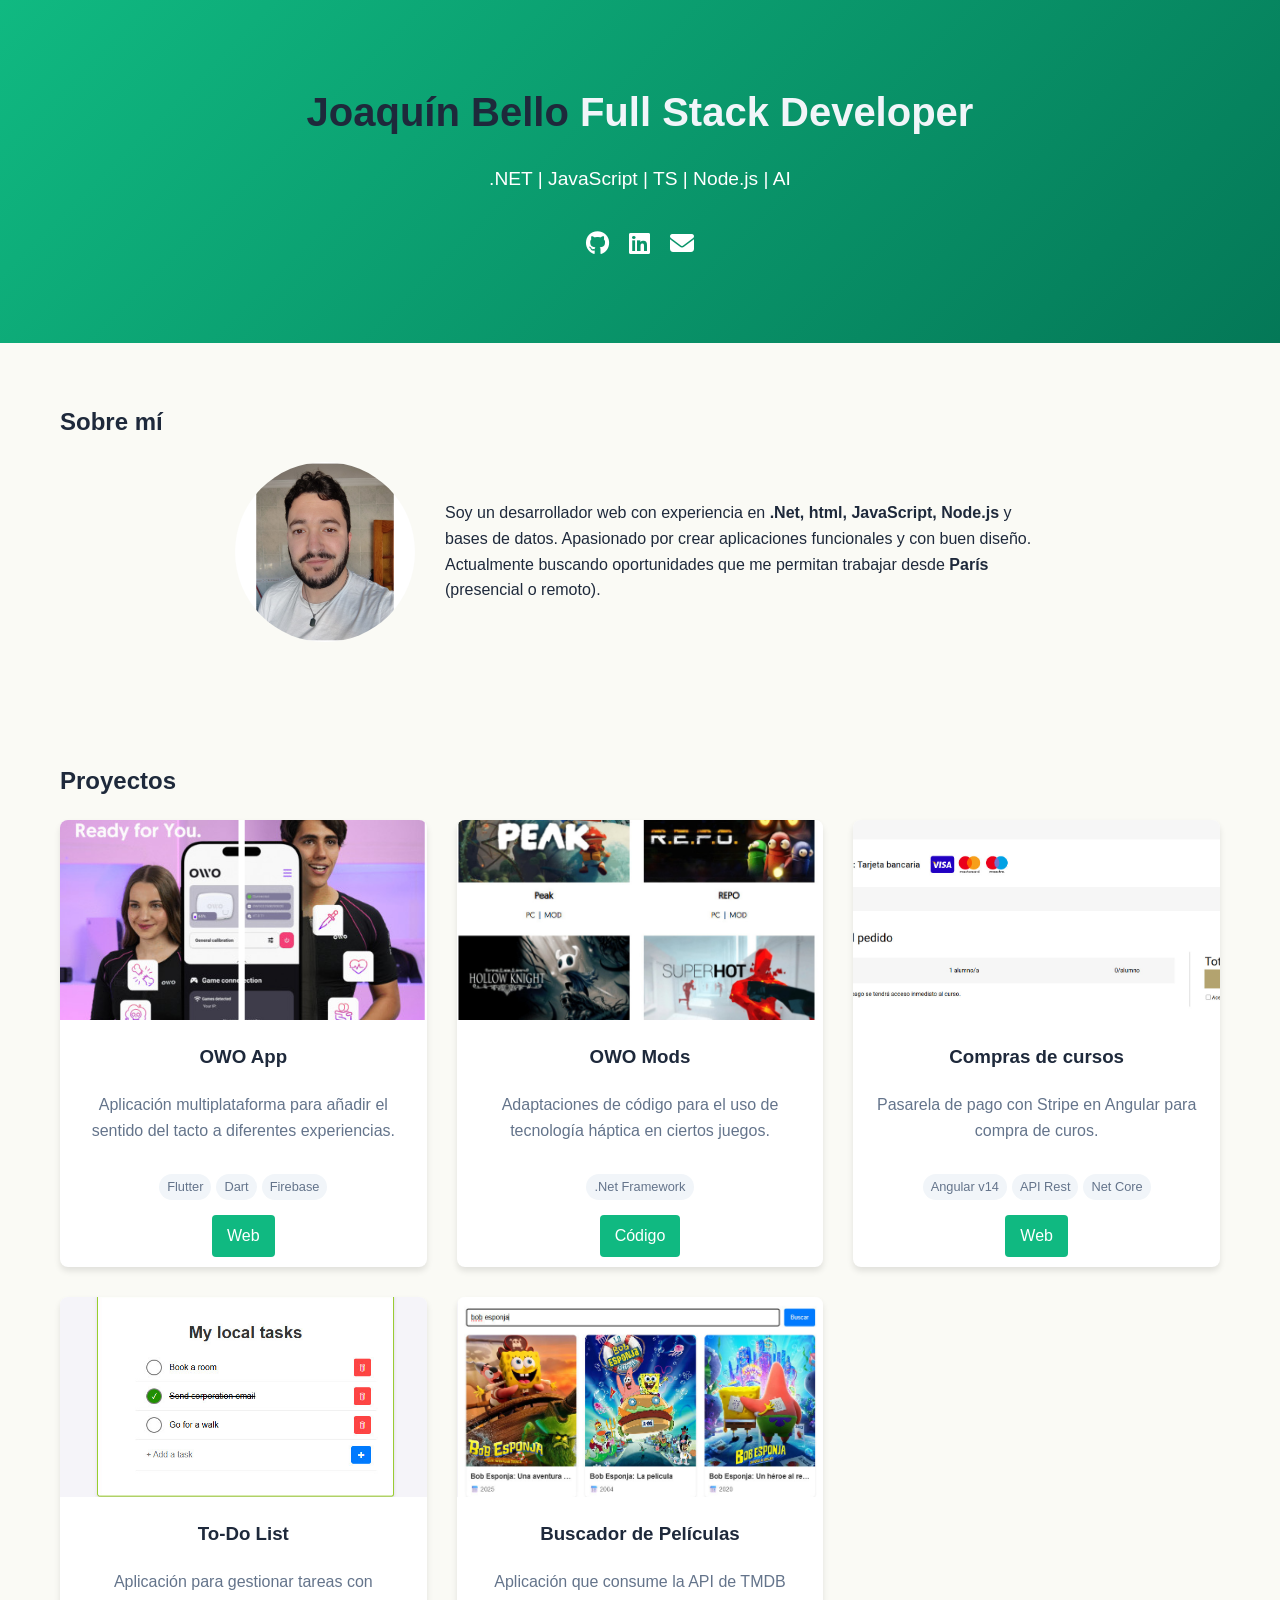
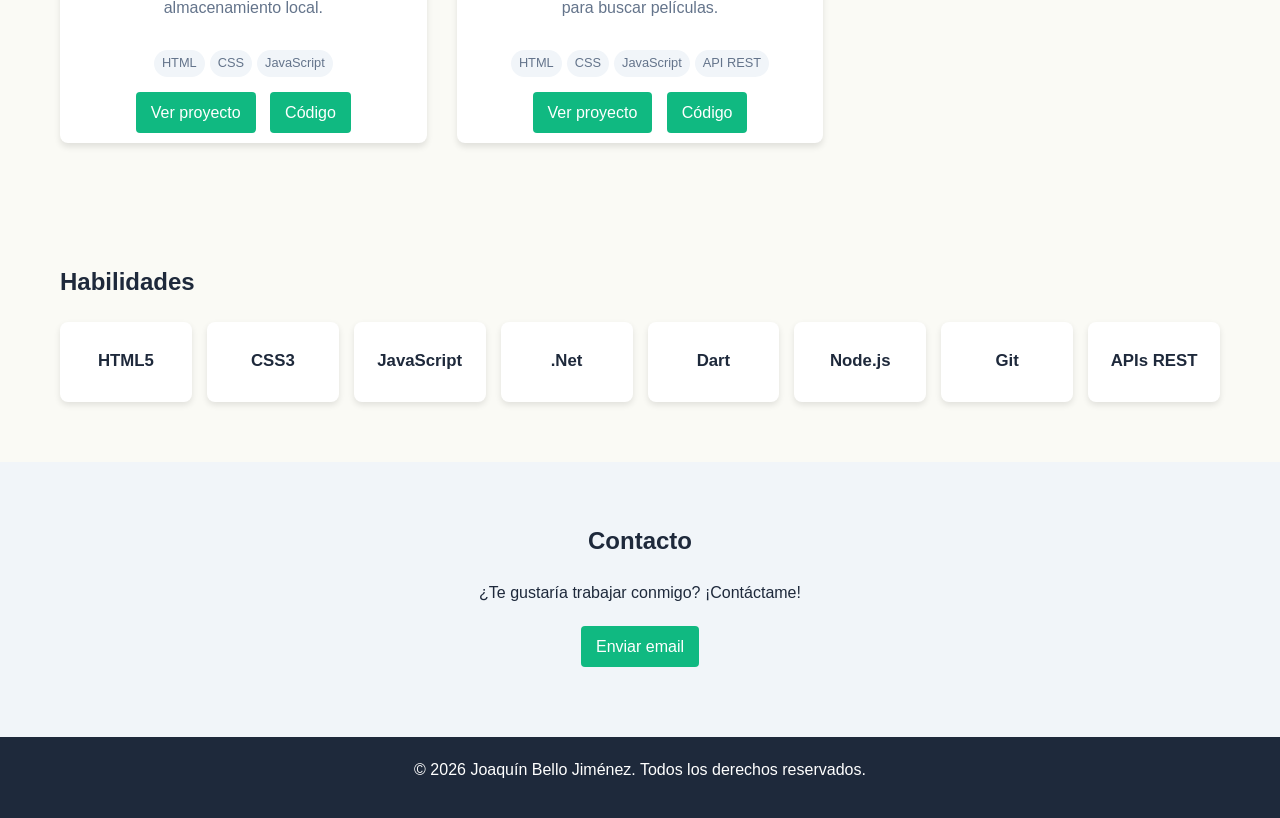
<file: index.html>
<!DOCTYPE html>
<html lang="es">

<head>
    <meta charset="UTF-8">
    <meta name="viewport" content="width=device-width, initial-scale=1.0">
    <meta name="description"
        content="Portfolio de Joaquín, desarrollador web especializado en JavaScript, React y Node.js.">
    <meta name="keywords" content="desarrollador web, JavaScript, React, Node.js, portfolio">
    <title>Joaquín | Desarrollador Web</title>
    <link rel="stylesheet" href="styles/main.css">
    <link rel="stylesheet" href="https://cdnjs.cloudflare.com/ajax/libs/font-awesome/6.4.0/css/all.min.css">
</head>

<body>
    <header role="banner">
        <div class="container">
            <h1>Joaquín Bello <span>Full Stack Developer</span></h1>
            <p>.NET | JavaScript | TS | Node.js | AI</p>
            <div class="social-links" aria-label="Redes sociales">
                <a href="https://github.com/JoaquinBelloJimenez" target="_blank" rel="noopener noreferrer" aria-label="GitHub"><i class="fab fa-github" aria-hidden="true"></i></a>
                <a href="https://www.linkedin.com/in/joaqu%C3%ADn-bello-jim%C3%A9nez-161103175/" target="_blank" rel="noopener noreferrer" aria-label="LinkedIn"><i class="fab fa-linkedin" aria-hidden="true"></i></a>
                <a href="mailto:joaquinbj@proton.me" aria-label="Enviar correo"><i class="fas fa-envelope" aria-hidden="true"></i></a>
            </div>
        </div>
    </header>

    <main>
        <section id="about" class="section" aria-labelledby="about-heading">
            <div class="container">
                <h2 id="about-heading">Sobre mí</h2>
                <div class="about-content">
                    <img src="assets/profile-pic.png" alt="Joaquín Bello">
                    <p>
                        Soy un desarrollador web con experiencia en <strong>.Net, html, JavaScript, Node.js</strong> y bases
                        de datos.
                        Apasionado por crear aplicaciones funcionales y con buen diseño.
                        Actualmente buscando oportunidades que me permitan trabajar desde <strong>París</strong> (presencial
                        o remoto).
                    </p>
                </div>
            </div>
        </section>

        <section id="projects" class="section" aria-labelledby="projects-heading">
            <div class="container">
                <h2 id="projects-heading">Proyectos</h2>
                <div class="projects-grid">
                    <article class="project-card">
                        <img src="assets/owo-app-preview.jpg" alt="owo app">
                        <h3>OWO App</h3>
                        <p>Aplicación multiplataforma para añadir el sentido del tacto a diferentes experiencias.</p>
                        <div class="tech-tags">
                            <span>Flutter</span>
                            <span>Dart</span>
                            <span>Firebase</span>
                        </div>
                        <a href="https://owogame.com/" class="btn" target="_blank" rel="noopener noreferrer">Web</a>
                    </article>
                    <article class="project-card">
                        <img src="assets/owo-mods-preview.jpg" alt="owo mods">
                        <h3>OWO Mods</h3>
                        <p>Adaptaciones de código para el uso de tecnología háptica en ciertos juegos.</p>
                        <div class="tech-tags">
                            <span>.Net Framework</span>
                        </div>
                        <a href="https://github.com/OWODevelopers" class="btn" target="_blank" rel="noopener noreferrer">Código</a>
                    </article>
                    <article class="project-card">
                        <img src="assets/digital-preventor-preview.jpg" alt="digital preventor">
                        <h3>Compras de cursos</h3>
                        <p>Pasarela de pago con Stripe en Angular para compra de curos.</p>
                        <div class="tech-tags">
                            <span>Angular v14</span>
                            <span>API Rest</span>
                            <span>Net Core</span>
                        </div>
                        <a href="https://www.digitalpreventor.com" class="btn" target="_blank" rel="noopener noreferrer">Web</a>
                    </article>
                    <article class="project-card">
                        <img src="assets/todo-list-preview.jpg" alt="To-Do List">
                        <h3>To-Do List</h3>
                        <p>Aplicación para gestionar tareas con almacenamiento local.</p>
                        <div class="tech-tags">
                            <span>HTML</span>
                            <span>CSS</span>
                            <span>JavaScript</span>
                        </div>
                        <a href="projects/todo-list/index.html" class="btn" target="_blank" rel="noopener noreferrer">Ver proyecto</a>
                        <a href="https://github.com/JoaquinBelloJimenez/todolist" class="btn"
                            target="_blank" rel="noopener noreferrer">Código</a>
                    </article>
                    <article class="project-card">
                        <img src="assets/movie-search-preview.jpg" alt="Buscador de Películas">
                        <h3>Buscador de Películas</h3>
                        <p>Aplicación que consume la API de TMDB para buscar películas.</p>
                        <div class="tech-tags">
                            <span>HTML</span>
                            <span>CSS</span>
                            <span>JavaScript</span>
                            <span>API REST</span>
                        </div>
                        <a href="projects/movie-search/index.html" class="btn" target="_blank" rel="noopener noreferrer">Ver proyecto</a>
                        <a href="https://github.com/JoaquinBelloJimenez/elmovilero" class="btn"
                            target="_blank" rel="noopener noreferrer">Código</a>
                    </article>
                </div>
            </div>
        </section>

        <section id="skills" class="section" aria-labelledby="skills-heading">
            <div class="container">
                <h2 id="skills-heading">Habilidades</h2>
                <div class="skills-grid">
                    <div class="skill">HTML5</div>
                    <div class="skill">CSS3</div>
                    <div class="skill">JavaScript</div>
                    <div class="skill">.Net</div>
                    <div class="skill">Dart</div>
                    <div class="skill">Node.js</div>
                    <div class="skill">Git</div>
                    <div class="skill">APIs REST</div>
                </div>
            </div>
        </section>

        <section id="contact" class="section" aria-labelledby="contact-heading">
            <div class="container">
                <h2 id="contact-heading">Contacto</h2>
                <p>¿Te gustaría trabajar conmigo? ¡Contáctame!</p>
                <a href="mailto:joaquinbj@proton.me" class="btn">Enviar email</a>
            </div>
        </section>
    </main>

    <footer role="contentinfo">
        <address>
            <p>&copy; 2026 Joaquín Bello Jiménez. Todos los derechos reservados.</p>
        </address>
    </footer>
</body>

</html>
</file>
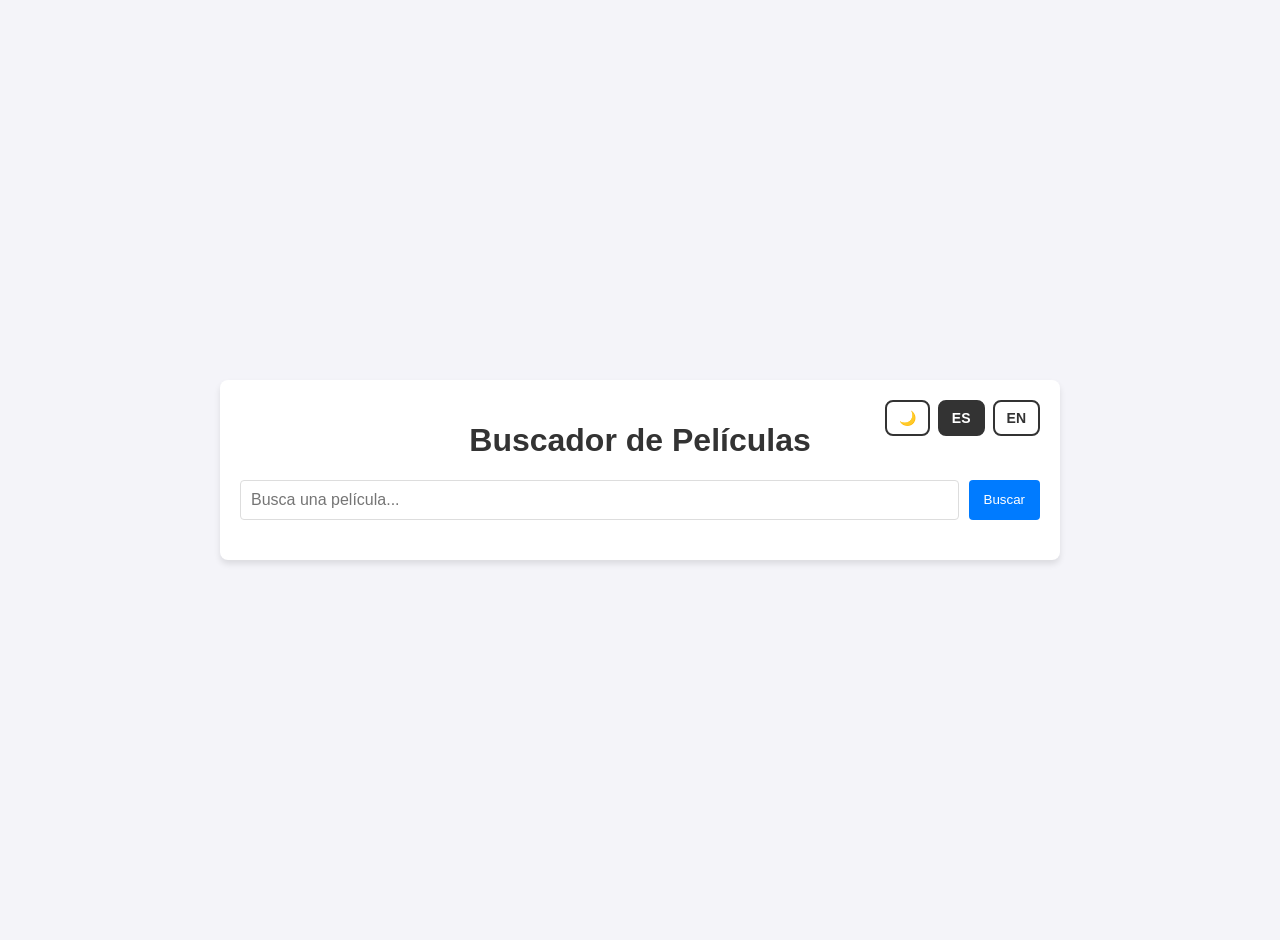
<file: projects/movie-search/index.html>
<!DOCTYPE html>
<html lang="es">
<head>
    <meta charset="UTF-8">
    <meta name="viewport" content="width=device-width, initial-scale=1.0">
    <title>ElMovilero</title>
    <link rel="stylesheet" href="styles.css">
</head>
<body>
    <div class="container">
        <div class="button-group">
            <button class="btn-group__btn" id="themeToggle" aria-label="Alternar modo oscuro">🌙</button>
            <button class="btn-group__btn btn-group__btn--active" id="langEs" aria-label="Español">ES</button>
            <button class="btn-group__btn" id="langEn" aria-label="English">EN</button>
        </div>
        <h1 id="appTitle">Buscador de Películas</h1>
        <div class="search-container">
            <input type="text" id="searchInput" placeholder="Busca una película...">
            <button id="searchBtn">Buscar</button>
        </div>
        <div id="results"></div>
    </div>
    <script src="script.js"></script>
</body>
</html>
</file>
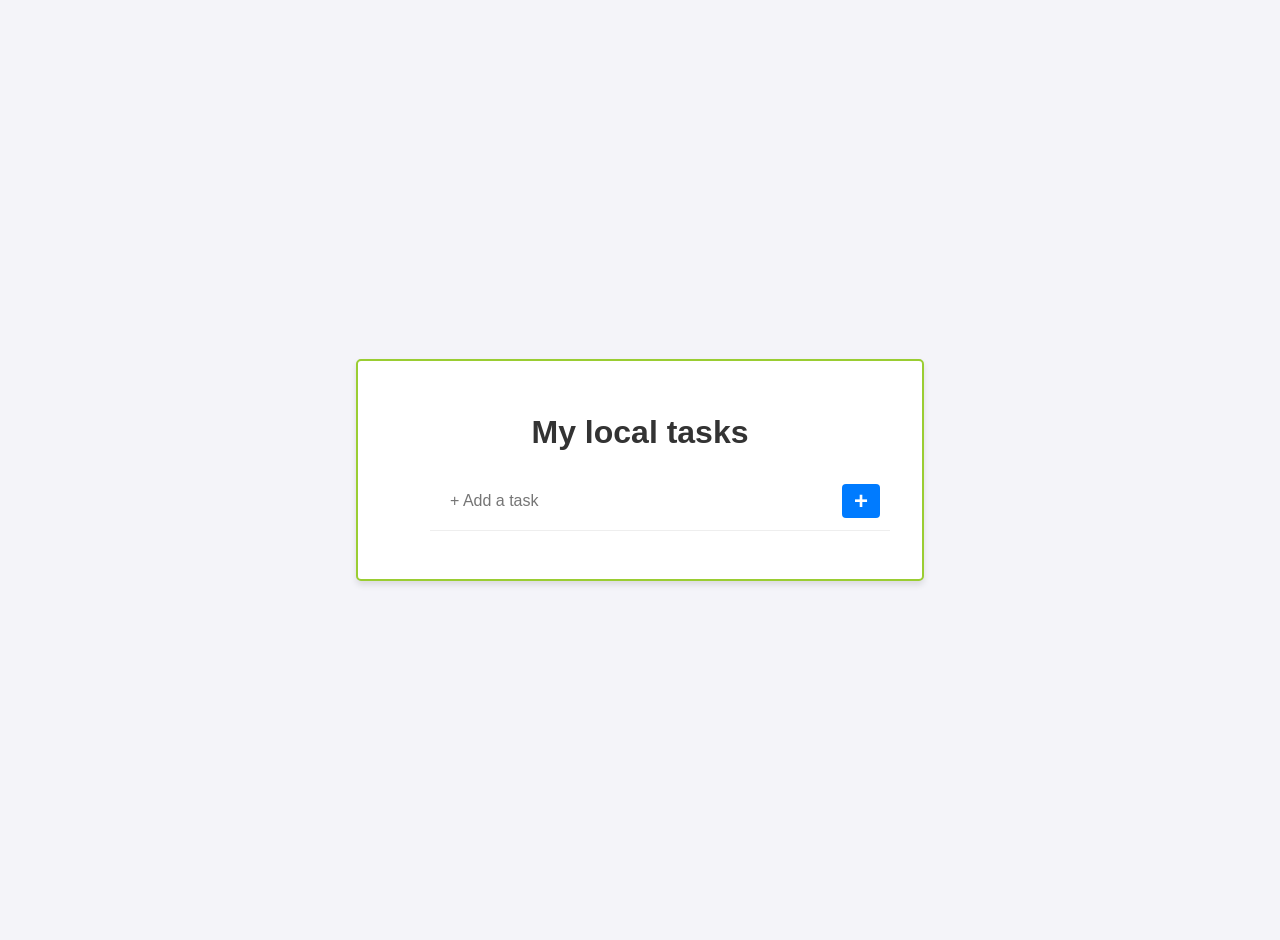
<file: projects/todo-list/index.html>
<!DOCTYPE html>
<html lang="es">

<head>
    <meta charset="UTF-8">
    <meta name="viewport" content="width=device-width, initial-scale=1.0">
    <title>To-Do List</title>
    <link rel="stylesheet" href="styles.css">
</head>

<body>
    <main>
        <h1>My local tasks</h1>
        <ul id="taskList2"></ul>
    </main>
    <script src="script.js"></script>
</body>

</html>
</file>
<file: styles/main.css>
:root {
    --primary-color: #10b981;
    --secondary-color: #64748b;
    --light-color: #f1f5f9;
    --dark-color: #1e293b;
    --success-color: #28a745;
}

* {
    margin: 0;
    padding: 0;
    box-sizing: border-box;
}

body {
    font-family: 'Segoe UI', Tahoma, Geneva, Verdana, sans-serif;
    line-height: 1.6;
    color: var(--dark-color);
    background-color: #fafaf5;
}

.container {
    width: 100%;
    max-width: 1200px;
    margin: 0 auto;
    padding: 0 20px;
}

.section {
    padding: 60px 0;
}

h1, h2, h3 {
    margin-bottom: 20px;
    color: var(--dark-color);
}

h1 span {
    color: var(--light-color);
}

@media (max-width: 600px) {
    header h1 span {
        display: block;
    }
}

p {
    margin-bottom: 15px;
}

header {
    background: linear-gradient(135deg, var(--primary-color), #047857);
    color: white;
    text-align: center;
    padding: 80px 0;
}

header h1 {
    font-size: 2.5rem;
}

header p {
    font-size: 1.2rem;
    margin-bottom: 30px;
}

.social-links {
    display: flex;
    justify-content: center;
    gap: 20px;
}

.social-links a {
    color: white;
    font-size: 1.5rem;
    transition: transform 0.3s;
}

.social-links a:hover {
    transform: translateY(-5px);
}

#about .about-content {
    display: flex;
    align-items: center;
    justify-content: center;
    gap: 30px;
}

#about .about-content img {
    width: 180px;
    height: 180px;
    border-radius: 50%;
    object-fit: cover;
    flex-shrink: 0;
}

#about .about-content p {
    margin: 0;
    max-width: 600px;
}

@media (max-width: 600px) {
    #about .about-content {
        flex-direction: column;
        text-align: center;
    }
}

.projects-grid {
    display: grid;
    grid-template-columns: repeat(auto-fill, minmax(300px, 1fr));
    gap: 30px;
}

.project-card {
    background: white;
    border-radius: 8px;
    overflow: hidden;
    box-shadow: 0 4px 6px rgba(0, 0, 0, 0.1);
    transition: transform 0.3s;
    text-align: center;
}

.project-card:hover {
    transform: translateY(-10px);
}

.project-card img {
    width: 100%;
    height: 200px;
    object-fit: cover;
}

.project-card h3 {
    padding: 15px 20px 0;
}

.project-card p {
    padding: 0 20px 15px;
    color: var(--secondary-color);
}

.tech-tags {
    display: flex;
    flex-wrap: wrap;
    gap: 5px;
    padding: 0 20px 15px;
    justify-content: center;
}

.tech-tags span {
    background: var(--light-color);
    padding: 3px 8px;
    border-radius: 20px;
    font-size: 0.8rem;
    color: var(--secondary-color);
}

.btn {
    display: inline-block;
    background: var(--primary-color);
    color: white;
    padding: 8px 15px;
    border-radius: 4px;
    text-decoration: none;
    margin: 0 5px 10px;
    transition: background 0.3s;
}

.btn:hover {
    background: #059669;
}

.skills-grid {
    display: grid;
    grid-template-columns: repeat(auto-fill, minmax(120px, 1fr));
    gap: 15px;
}

.skill {
    background: white;
    padding: 20px 15px;
    border-radius: 8px;
    text-align: center;
    font-weight: 600;
    font-size: 1.05rem;
    color: var(--dark-color);
    box-shadow: 0 3px 6px rgba(0, 0, 0, 0.1);
    transition: transform 0.3s, box-shadow 0.3s;
    display: flex;
    align-items: center;
    justify-content: center;
    min-height: 80px;
}

.skill:hover {
    transform: scale(1.05);
}

#contact {
    text-align: center;
    background: var(--light-color);
}

#contact p {
    margin-bottom: 20px;
}

footer {
    text-align: center;
    padding: 20px 0;
    background: var(--dark-color);
    color: white;
}

address {
    font-style: normal;
}
</file>
<file: projects/movie-search/styles.css>
:root {
    --bg-color: #f4f4f9;
    --container-bg: white;
    --text-color: #333;
    --shadow: rgba(0, 0, 0, 0.1);
    --input-border: #ddd;
    --movie-bg: white;
    --movie-text: #666;
}

body.dark-mode {
    --bg-color: #1a1a2e;
    --container-bg: #16213e;
    --text-color: #e0e0e0;
    --shadow: rgba(0, 0, 0, 0.4);
    --input-border: #0f3460;
    --movie-bg: #1a1a2e;
    --movie-text: #aaa;
}

body {
    font-family: Arial, sans-serif;
    background-color: var(--bg-color);
    margin: 0;
    padding: 20px;
    display: flex;
    justify-content: center;
    align-items: center;
    min-height: 100vh;
    transition: background-color 0.3s, color 0.3s;
}

.container {
    background: var(--container-bg);
    border-radius: 8px;
    box-shadow: 0 4px 6px var(--shadow);
    padding: 20px;
    width: 100%;
    max-width: 800px;
    transition: background-color 0.3s, box-shadow 0.3s;
    position: relative;
}

h1 {
    text-align: center;
    color: var(--text-color);
}

h3{
    color: var(--text-color);
}

.button-group {
    position: absolute;
    top: 20px;
    right: 20px;
    display: flex;
    gap: 8px;
}

.btn-group__btn {
    background: none;
    border: 2px solid var(--text-color);
    border-radius: 8px;
    padding: 8px 12px;
    font-size: 14px;
    font-weight: 600;
    cursor: pointer;
    color: var(--text-color);
    transition: background-color 0.3s, color 0.3s, border-color 0.3s;
    margin: 0;
    min-width: 40px;
    text-align: center;
}

.btn-group__btn:hover {
    background-color: var(--text-color);
    color: var(--container-bg);
}

.btn-group__btn--active {
    background-color: var(--text-color);
    color: var(--container-bg);
}

.search-container {
    display: flex;
    margin-bottom: 20px;
}

input {
    flex: 1;
    padding: 10px;
    border: 1px solid #ddd;
    border-radius: 4px;
    font-size: 16px;
}

button {
    padding: 10px 15px;
    background-color: #007bff;
    color: white;
    border: none;
    border-radius: 4px;
    margin-left: 10px;
    cursor: pointer;
}

button:hover {
    background-color: #0056b3;
}

#results {
    display: grid;
    grid-template-columns: repeat(auto-fill, minmax(200px, 1fr));
    gap: 20px;
}

.movie {
    background: var(--movie-bg);
    border-radius: 8px;
    overflow: hidden;
    box-shadow: 0 2px 4px var(--shadow);
    transition: background-color 0.3s, transform 0.2s;
    cursor: pointer;
}

.movie:hover {
    transform: scale(1.03);
}

.movie img {
    width: 100%;
    height: 300px;
    object-fit: cover;
}

.movie h3 {
    padding: 10px;
    margin: 0;
    font-size: 16px;
    white-space: nowrap;
    overflow: hidden;
    text-overflow: ellipsis;
}

.movie p {
    padding: 0 10px 10px;
    margin: 0;
    color: var(--movie-text);
    font-size: 14px;
}
</file>
<file: projects/todo-list/styles.css>
body {
    font-family: Arial, sans-serif;
    background-color: #f4f4f9;
    margin: 0;
    padding: 20px;
    display: flex;
    justify-content: center;
    align-items: center;
    min-height: 100vh;
}

h1 {
    text-align: center;
    color: #333;
}

main {
    width: 80%;
    max-width: 500px;
    background-color: white;
    border: 2px solid yellowgreen;
    border-radius: 5px;
    padding: 2em;
    box-shadow: 0 4px 6px rgba(0, 0, 0, 0.1);
}

input {
    flex: 1;
    padding: 10px;
    border: 1px solid #ddd;
    border-radius: 4px;
    font-size: 16px;
}

button {
    padding: 10px 15px;
    background-color: #007bff;
    color: white;
    border: none;
    border-radius: 4px;
    margin-left: 10px;
    cursor: pointer;
}

button:hover {
    background-color: #0056b3;
}

.checkbox {
    background-color: white;
    border: 2px solid grey;
    border-radius: 100%;
    margin-right: 1em;
    padding: 0;
    width: 30px;
    height: 30px;
    display: inline-flex;
    align-items: center;
    justify-content: center;
    font-size: 14px;
    color: white;
    flex-shrink: 0;
}

.checkbox:hover {
    background-color: rgb(33, 143, 0);
    border: 2px solid grey;
}

.checkbox.completed {
    background-color: rgb(33, 143, 0);
}

#taskList2 li span {
    flex: 1;
}

#taskList2 li button:not(.checkbox):not(#addTaskBtn2) {
    background-color: #ff4444;
    color: white;
    border: none;
    margin-left: auto;
    font-size: 18px;
    padding: 5px 10px;
    border-radius: 4px;
}

#taskList2 li button:not(.checkbox):not(#addTaskBtn2):hover {
    background-color: #cc0000;
}

#addTaskBtn2 {
    font-size: 24px;
    font-weight: bold;
    padding: 5px 12px;
    line-height: 1;
}

.add-task-row {
    gap: 8px;
    padding: 0;
}

.add-task-row input {
    flex: 1;
    padding: 10px;
    border: none;
    border-radius: 0;
    font-size: 16px;
    background: transparent;
}

.add-task-row input:focus {
    outline: none;
}

.add-task-row button {
    margin-right: 0;
}

#taskList2 li {
    display: flex;
    align-items: center;
    padding: 10px;
    border-bottom: 1px solid #eee;
}
</file>
